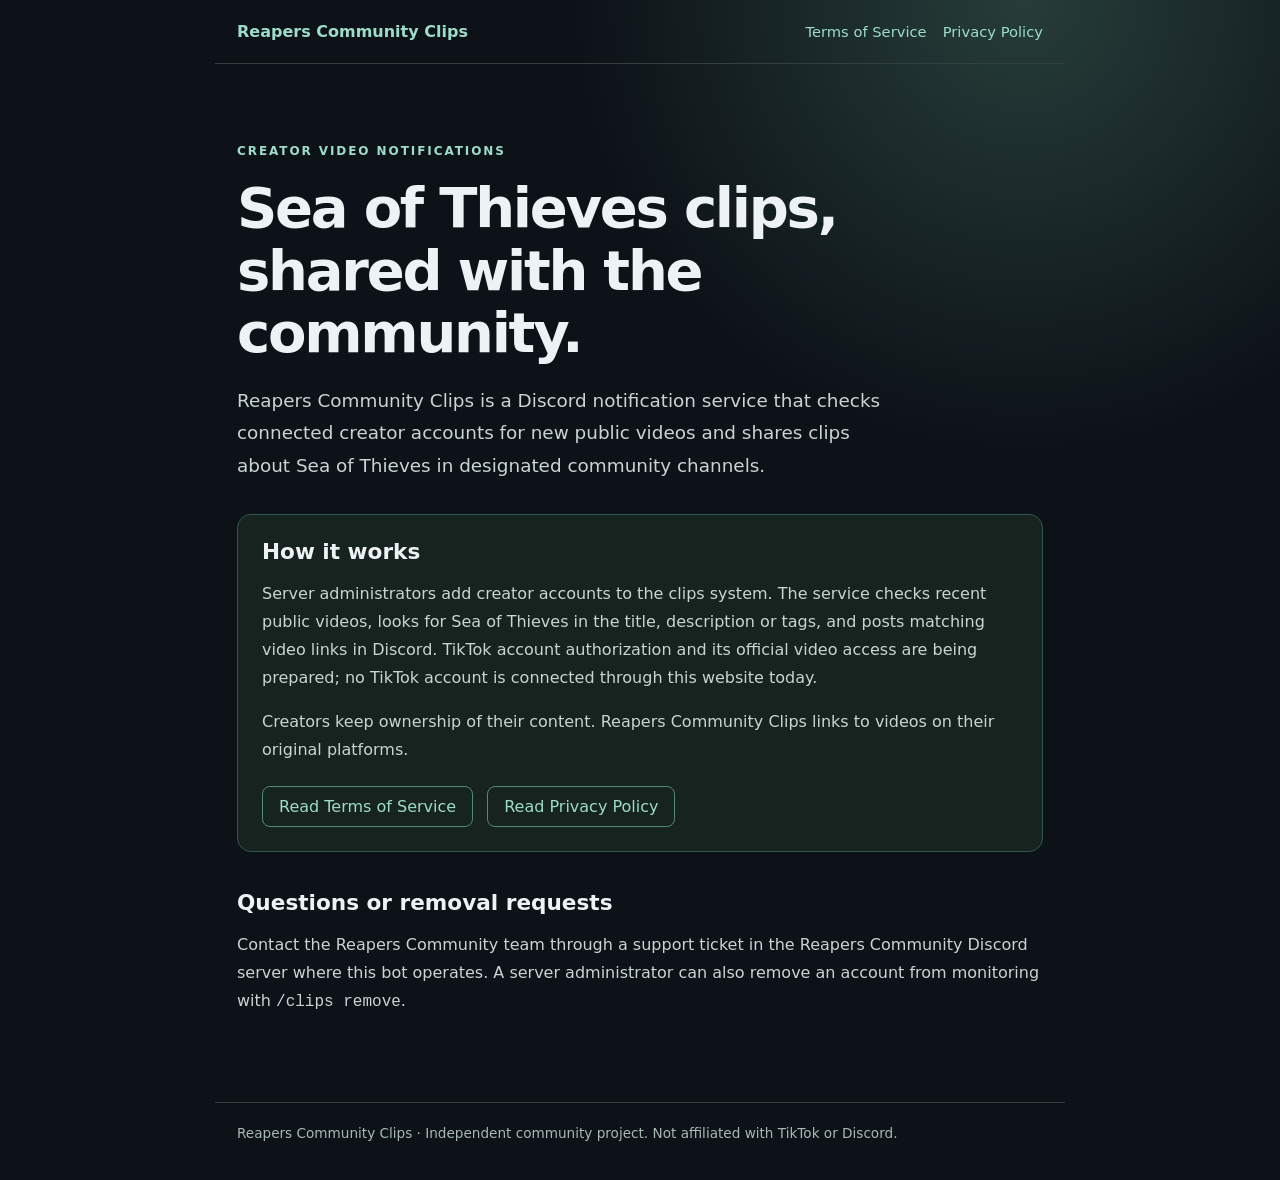
<file: index.html>
<!doctype html><html lang="en"><head><meta charset="utf-8"><meta name="viewport" content="width=device-width,initial-scale=1"><title>Reapers Community Clips</title><meta name="description" content="Information about Reapers Community Clips, a Discord notification service for Sea of Thieves creator videos."><link rel="stylesheet" href="style.css"></head><body><header><a href="./">Reapers Community Clips</a><nav aria-label="Main navigation"><a href="terms/">Terms of Service</a><a href="privacy/">Privacy Policy</a></nav></header><main><p class="eyebrow">Creator video notifications</p><h1>Sea of Thieves clips, shared with the community.</h1><p class="intro">Reapers Community Clips is a Discord notification service that checks connected creator accounts for new public videos and shares clips about Sea of Thieves in designated community channels.</p><div class="card"><h2>How it works</h2><p>Server administrators add creator accounts to the clips system. The service checks recent public videos, looks for Sea of Thieves in the title, description or tags, and posts matching video links in Discord. TikTok account authorization and its official video access are being prepared; no TikTok account is connected through this website today.</p><p>Creators keep ownership of their content. Reapers Community Clips links to videos on their original platforms.</p><div class="links"><a href="terms/">Read Terms of Service</a><a href="privacy/">Read Privacy Policy</a></div></div><h2>Questions or removal requests</h2><p>Contact the Reapers Community team through a support ticket in the Reapers Community Discord server where this bot operates. A server administrator can also remove an account from monitoring with <code>/clips remove</code>.</p></main><footer>Reapers Community Clips · Independent community project. Not affiliated with TikTok or Discord.</footer></body></html>
</file>
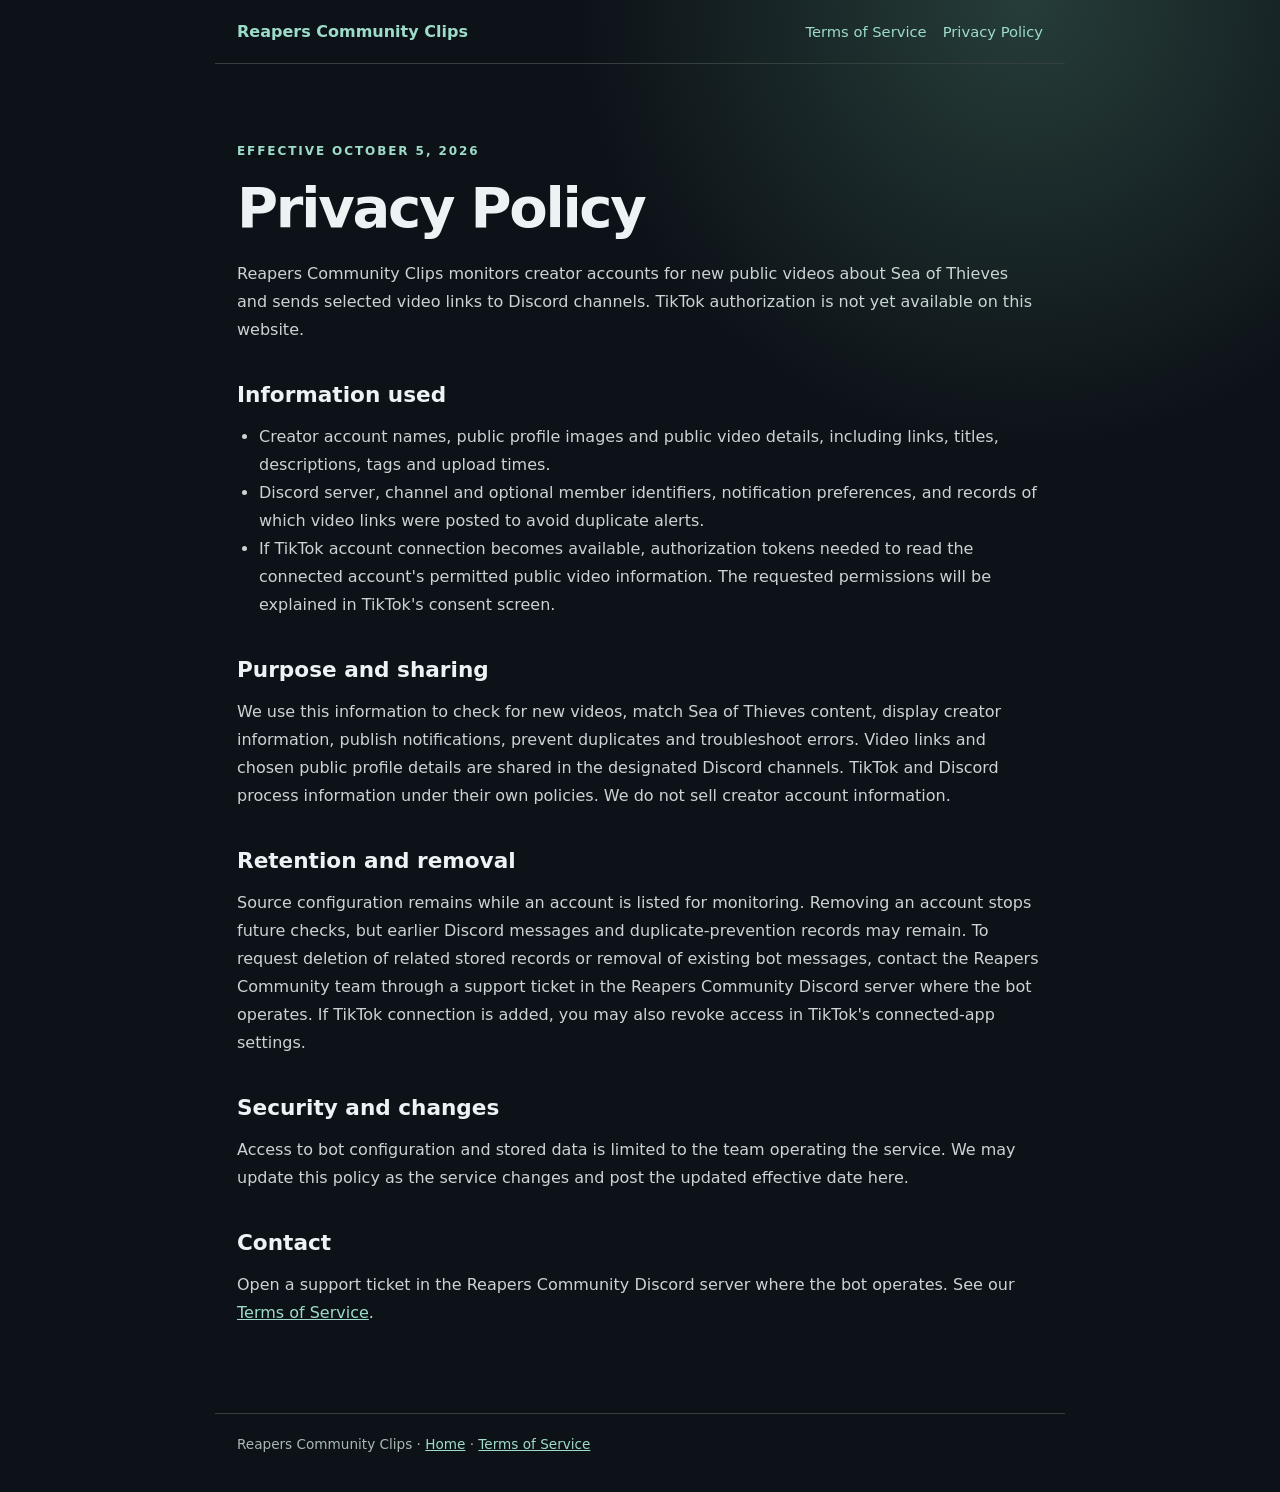
<file: privacy/index.html>
<!doctype html><html lang="en"><head><meta charset="utf-8"><meta name="viewport" content="width=device-width,initial-scale=1"><title>Privacy Policy · Reapers Community Clips</title><meta name="description" content="Privacy Policy for Reapers Community Clips."><link rel="stylesheet" href="../style.css"></head><body><header><a href="../">Reapers Community Clips</a><nav aria-label="Main navigation"><a href="../terms/">Terms of Service</a><a href="../privacy/">Privacy Policy</a></nav></header><main><p class="eyebrow">Effective October 5, 2026</p><h1>Privacy Policy</h1><p>Reapers Community Clips monitors creator accounts for new public videos about Sea of Thieves and sends selected video links to Discord channels. TikTok authorization is not yet available on this website.</p><h2>Information used</h2><ul><li>Creator account names, public profile images and public video details, including links, titles, descriptions, tags and upload times.</li><li>Discord server, channel and optional member identifiers, notification preferences, and records of which video links were posted to avoid duplicate alerts.</li><li>If TikTok account connection becomes available, authorization tokens needed to read the connected account's permitted public video information. The requested permissions will be explained in TikTok's consent screen.</li></ul><h2>Purpose and sharing</h2><p>We use this information to check for new videos, match Sea of Thieves content, display creator information, publish notifications, prevent duplicates and troubleshoot errors. Video links and chosen public profile details are shared in the designated Discord channels. TikTok and Discord process information under their own policies. We do not sell creator account information.</p><h2>Retention and removal</h2><p>Source configuration remains while an account is listed for monitoring. Removing an account stops future checks, but earlier Discord messages and duplicate-prevention records may remain. To request deletion of related stored records or removal of existing bot messages, contact the Reapers Community team through a support ticket in the Reapers Community Discord server where the bot operates. If TikTok connection is added, you may also revoke access in TikTok's connected-app settings.</p><h2>Security and changes</h2><p>Access to bot configuration and stored data is limited to the team operating the service. We may update this policy as the service changes and post the updated effective date here.</p><h2>Contact</h2><p>Open a support ticket in the Reapers Community Discord server where the bot operates. See our <a href="../terms/">Terms of Service</a>.</p></main><footer>Reapers Community Clips · <a href="../">Home</a> · <a href="../terms/">Terms of Service</a></footer></body></html>
</file>
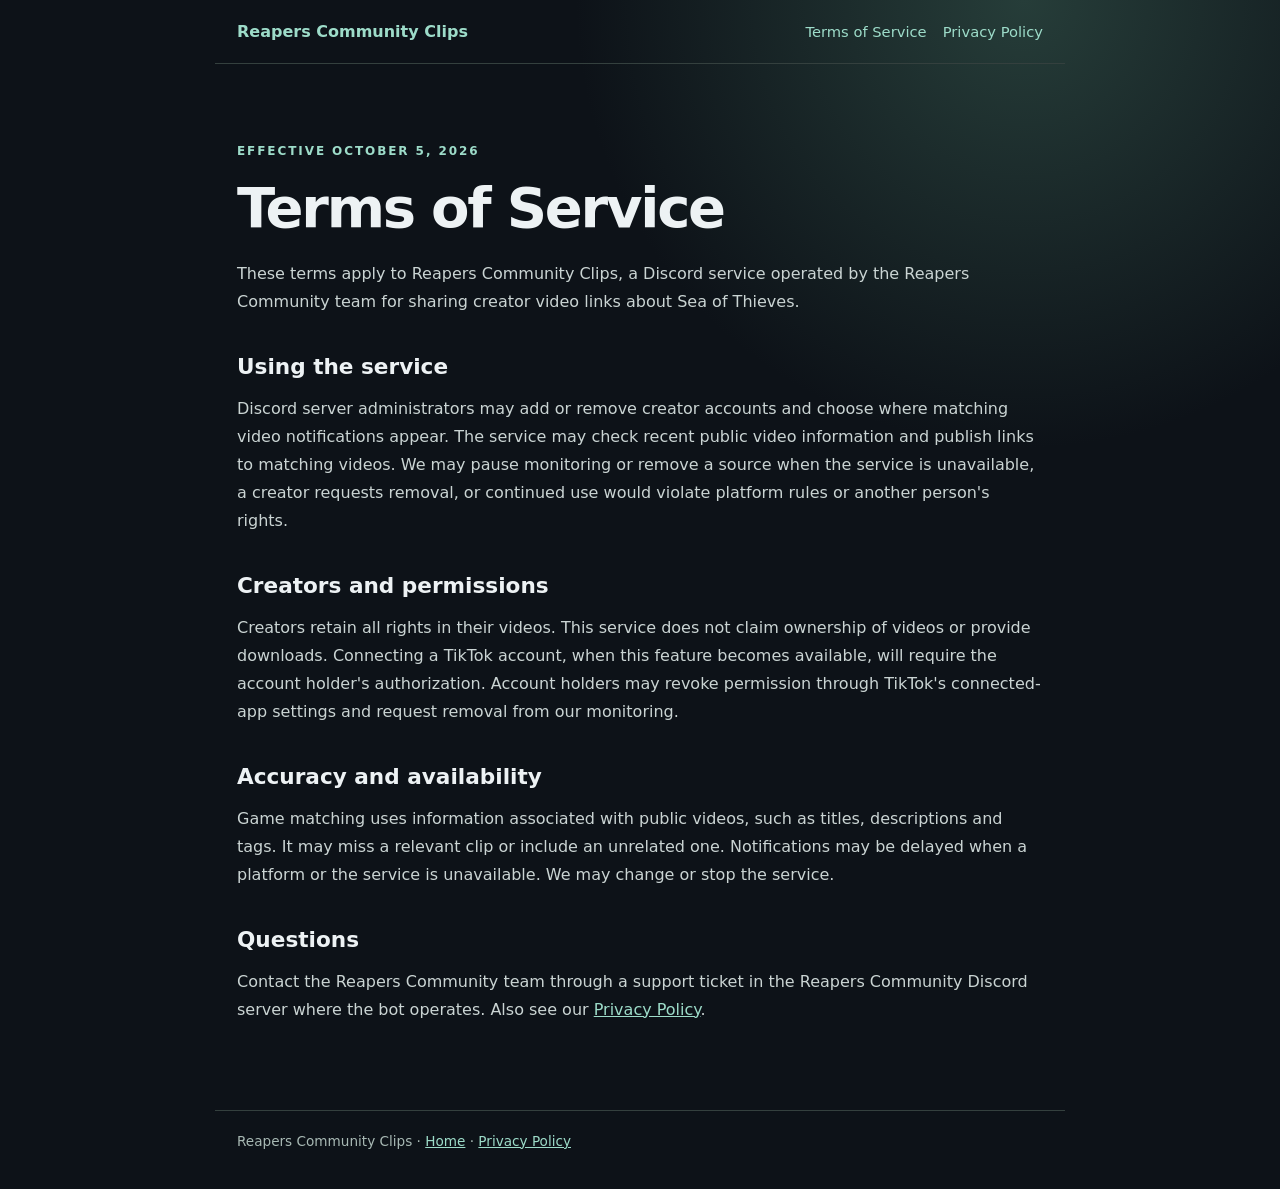
<file: terms/index.html>
<!doctype html><html lang="en"><head><meta charset="utf-8"><meta name="viewport" content="width=device-width,initial-scale=1"><title>Terms of Service · Reapers Community Clips</title><meta name="description" content="Terms of Service for Reapers Community Clips."><link rel="stylesheet" href="../style.css"></head><body><header><a href="../">Reapers Community Clips</a><nav aria-label="Main navigation"><a href="../terms/">Terms of Service</a><a href="../privacy/">Privacy Policy</a></nav></header><main><p class="eyebrow">Effective October 5, 2026</p><h1>Terms of Service</h1><p>These terms apply to Reapers Community Clips, a Discord service operated by the Reapers Community team for sharing creator video links about Sea of Thieves.</p><h2>Using the service</h2><p>Discord server administrators may add or remove creator accounts and choose where matching video notifications appear. The service may check recent public video information and publish links to matching videos. We may pause monitoring or remove a source when the service is unavailable, a creator requests removal, or continued use would violate platform rules or another person's rights.</p><h2>Creators and permissions</h2><p>Creators retain all rights in their videos. This service does not claim ownership of videos or provide downloads. Connecting a TikTok account, when this feature becomes available, will require the account holder's authorization. Account holders may revoke permission through TikTok's connected-app settings and request removal from our monitoring.</p><h2>Accuracy and availability</h2><p>Game matching uses information associated with public videos, such as titles, descriptions and tags. It may miss a relevant clip or include an unrelated one. Notifications may be delayed when a platform or the service is unavailable. We may change or stop the service.</p><h2>Questions</h2><p>Contact the Reapers Community team through a support ticket in the Reapers Community Discord server where the bot operates. Also see our <a href="../privacy/">Privacy Policy</a>.</p></main><footer>Reapers Community Clips · <a href="../">Home</a> · <a href="../privacy/">Privacy Policy</a></footer></body></html>
</file>
<file: style.css>
:root{color-scheme:dark;font-family:system-ui,-apple-system,"Segoe UI",sans-serif;background:#0d1218;color:#edf2f4}*{box-sizing:border-box}body{margin:0;min-height:100vh;background:radial-gradient(circle at 80% 0,#263d39 0,transparent 28rem),#0d1218}a{color:#9ddcc9}header,main,footer{max-width:850px;margin:auto;padding:22px}header{display:flex;align-items:center;justify-content:space-between;gap:20px;border-bottom:1px solid #34403e}header a{font-weight:700;text-decoration:none}nav{display:flex;gap:16px;flex-wrap:wrap}nav a{font-size:.92rem;font-weight:500}main{padding-top:65px;padding-bottom:70px}h1{font-size:clamp(2.1rem,6vw,3.5rem);line-height:1.12;letter-spacing:-.04em;margin:0 0 20px}h2{font-size:1.35rem;margin:38px 0 12px}p,li{line-height:1.75;color:#cad4d3;font-size:1rem}ul{padding-left:22px}.eyebrow{color:#9ddcc9;font-weight:700;text-transform:uppercase;letter-spacing:.16em;font-size:.75rem;margin-bottom:15px}.intro{font-size:1.15rem;max-width:650px}.card{padding:24px;background:#17231f;border:1px solid #31574a;border-radius:14px;margin-top:32px}.card h2{margin-top:0}.links{display:flex;gap:14px;flex-wrap:wrap;margin-top:22px}.links a{border:1px solid #538a75;padding:10px 16px;border-radius:8px;text-decoration:none}footer{border-top:1px solid #34403e;color:#a8b9b4;font-size:.85rem;padding-bottom:40px}@media(max-width:560px){header{align-items:flex-start;flex-direction:column}main{padding-top:44px}}
</file>
